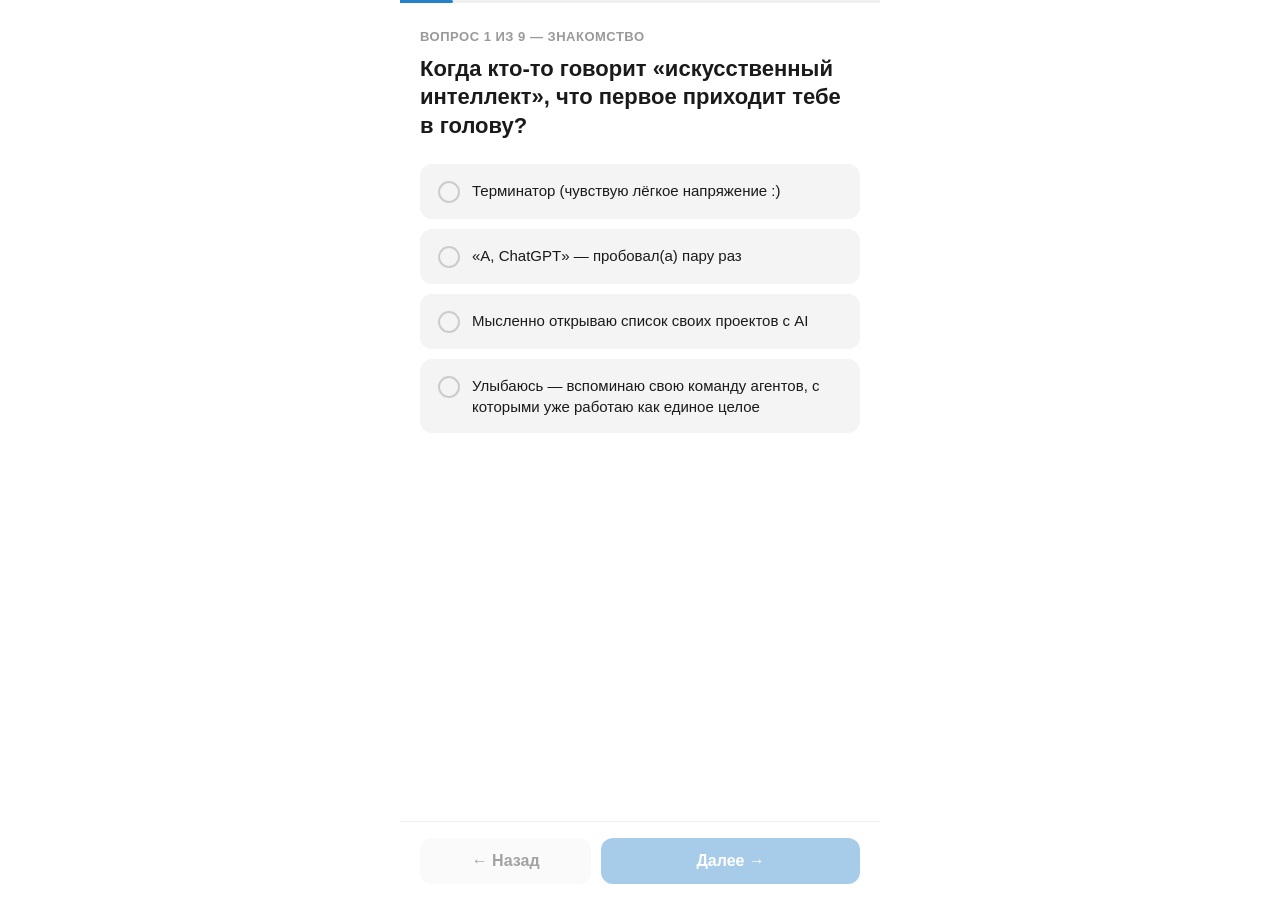
<file: index.html>
<!DOCTYPE html>
<html lang="ru">
<head>
  <meta charset="UTF-8">
  <meta name="viewport" content="width=device-width, initial-scale=1.0, maximum-scale=1.0, user-scalable=no">
  <title>AI Level Quiz</title>
  <script src="https://telegram.org/js/telegram-web-app.js"></script>
  <link rel="stylesheet" href="style.css?v=13">
</head>
<body>
  <div id="app">
    <div id="progress-bar">
      <div id="progress-fill"></div>
    </div>
    <div id="question-container"></div>
    <div id="navigation">
      <button id="btn-back" disabled>&#8592; Назад</button>
      <button id="btn-next" disabled>Далее &#8594;</button>
    </div>
  </div>
  <script src="app.js?v=13"></script>
</body>
</html>
</file>
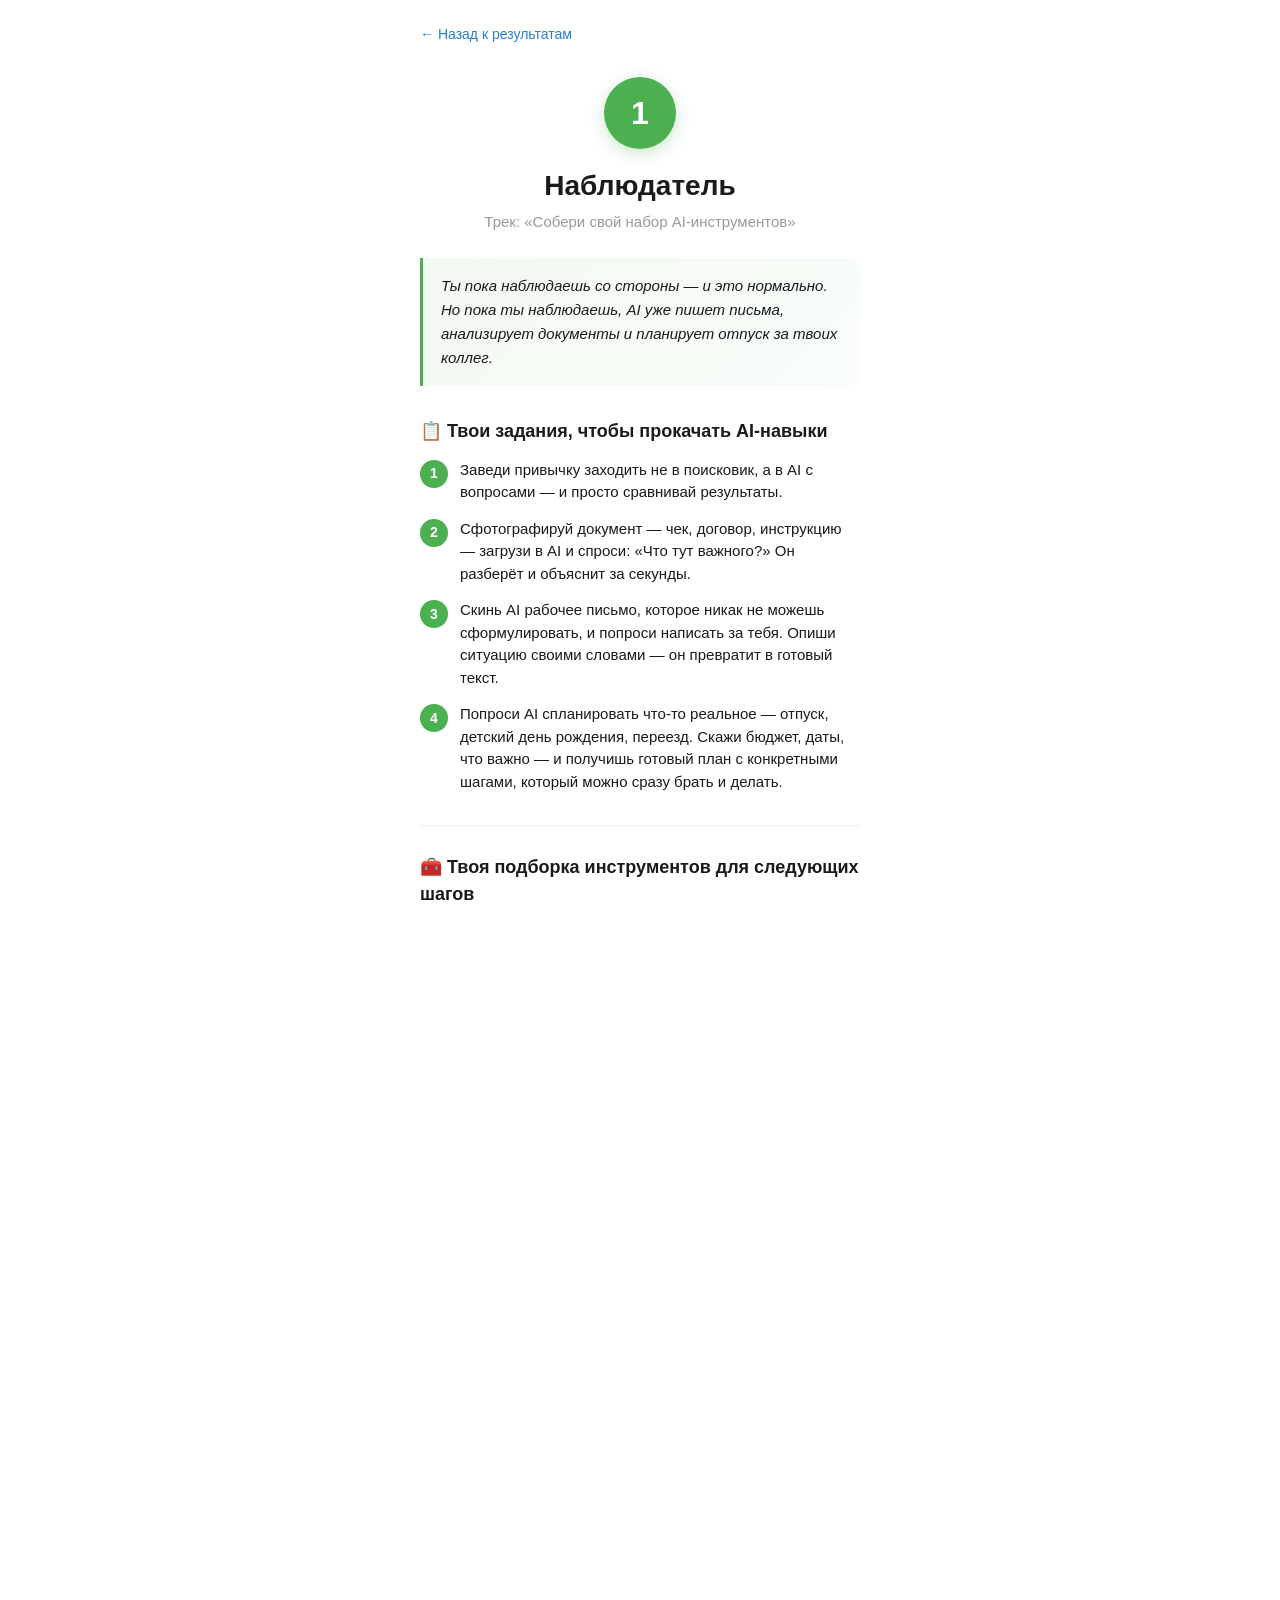
<file: guide-1.html>
<!DOCTYPE html>
<html lang="ru">
<head>
<meta charset="UTF-8">
<meta name="viewport" content="width=device-width, initial-scale=1.0, maximum-scale=1.0, user-scalable=no">
<title>Уровень 1 — Наблюдатель</title>
<script src="https://telegram.org/js/telegram-web-app.js"></script>
<style>
*, *::before, *::after { box-sizing: border-box; margin: 0; padding: 0; }
html, body { height: 100%; overflow-x: hidden; }
body {
  font-family: -apple-system, BlinkMacSystemFont, 'Segoe UI', Roboto, Helvetica, Arial, sans-serif;
  background-color: var(--tg-theme-bg-color, #ffffff);
  color: var(--tg-theme-text-color, #1a1a1a);
  line-height: 1.5;
  -webkit-font-smoothing: antialiased;
}
.container { max-width: 480px; margin: 0 auto; padding: 16px 20px 40px; }
.back-link {
  display: inline-flex; align-items: center; gap: 4px;
  font-size: 14px; font-weight: 500;
  color: var(--tg-theme-link-color, #2481cc);
  text-decoration: none; padding: 8px 0; cursor: pointer;
  -webkit-tap-highlight-color: transparent;
}
.back-link:active { opacity: 0.7; }
.badge-wrapper { text-align: center; margin: 24px 0 16px; }
.level-badge {
  display: inline-flex; align-items: center; justify-content: center;
  width: 72px; height: 72px; border-radius: 50%;
  background: #4CAF50; color: #fff;
  font-size: 32px; font-weight: 700;
  box-shadow: 0 4px 16px rgba(76,175,80,0.3);
}
.level-title { text-align: center; font-size: 28px; font-weight: 800; margin-bottom: 4px; }
.level-track { text-align: center; font-size: 15px; color: var(--tg-theme-hint-color, #999); margin-bottom: 24px; }
.quote-block {
  background: linear-gradient(135deg, rgba(76,175,80,0.08), rgba(76,175,80,0.03));
  border-left: 3px solid #4CAF50; border-radius: 0 12px 12px 0;
  padding: 16px 18px; margin-bottom: 32px;
  font-size: 15px; font-style: italic; line-height: 1.6;
}
.section-title { font-size: 18px; font-weight: 700; margin-bottom: 14px; }
.tool-card { background-color: var(--tg-theme-secondary-bg-color, #f4f4f5); border-radius: 12px; padding: 14px 16px; margin-bottom: 10px; }
.tool-name { font-size: 15px; font-weight: 600; margin-bottom: 4px; }
.tool-name a { color: var(--tg-theme-link-color, #2481cc); text-decoration: none; cursor: pointer; }
.tool-name a:active { opacity: 0.7; }
.tool-desc { font-size: 14px; color: var(--tg-theme-hint-color, #888); line-height: 1.45; }
.steps-list { margin-bottom: 32px; }
.step-item { display: flex; gap: 12px; margin-bottom: 14px; align-items: flex-start; }
.step-number {
  flex-shrink: 0; width: 28px; height: 28px; border-radius: 50%;
  background: #4CAF50; color: #fff; font-size: 14px; font-weight: 700;
  display: flex; align-items: center; justify-content: center; margin-top: 1px;
}
.step-text { font-size: 15px; line-height: 1.5; flex: 1; }
.divider { height: 1px; background-color: var(--tg-theme-secondary-bg-color, #eee); margin: 28px 0; }
.footer { text-align: center; font-size: 13px; color: var(--tg-theme-hint-color, #999); padding-top: 8px; padding-bottom: 24px; line-height: 1.5; }
</style>
</head>
<body>
<div class="container">
  <a class="back-link" onclick="window.history.back(); return false;">← Назад к результатам</a>
  <div class="badge-wrapper"><div class="level-badge">1</div></div>
  <div class="level-title">Наблюдатель</div>
  <div class="level-track">Трек: «Собери свой набор AI-инструментов»</div>
  <div class="quote-block">Ты пока наблюдаешь со стороны — и это нормально. Но пока ты наблюдаешь, AI уже пишет письма, анализирует документы и планирует отпуск за твоих коллег.</div>

  <div class="section-title">📋 Твои задания, чтобы прокачать AI-навыки</div>
  <div class="steps-list">
    <div class="step-item">
      <div class="step-number">1</div>
      <div class="step-text">Заведи привычку заходить не в поисковик, а в AI с вопросами — и просто сравнивай результаты.</div>
    </div>
    <div class="step-item">
      <div class="step-number">2</div>
      <div class="step-text">Сфотографируй документ — чек, договор, инструкцию — загрузи в AI и спроси: «Что тут важного?» Он разберёт и объяснит за секунды.</div>
    </div>
    <div class="step-item">
      <div class="step-number">3</div>
      <div class="step-text">Скинь AI рабочее письмо, которое никак не можешь сформулировать, и попроси написать за тебя. Опиши ситуацию своими словами — он превратит в готовый текст.</div>
    </div>
    <div class="step-item">
      <div class="step-number">4</div>
      <div class="step-text">Попроси AI спланировать что-то реальное — отпуск, детский день рождения, переезд. Скажи бюджет, даты, что важно — и получишь готовый план с конкретными шагами, который можно сразу брать и делать.</div>
    </div>
  </div>

  <div class="divider"></div>

  <div class="section-title">🧰 Твоя подборка инструментов для следующих шагов</div>

  <div class="tool-card">
    <div class="tool-name"><a onclick="Telegram.WebApp.openLink('https://chat.openai.com'); return false;">ChatGPT</a></div>
    <div class="tool-desc">Есть бесплатная версия, начни с него. Просто задай вопрос. Умеет почти всё: написать письмо, придумать идею, объяснить сложное простыми словами. Для подключения из России требуется ВПН.</div>
  </div>
  <div class="tool-card">
    <div class="tool-name"><a onclick="Telegram.WebApp.openLink('https://claude.ai'); return false;">Claude</a></div>
    <div class="tool-desc">Есть бесплатная версия с ограничениями. Лучший выбор, когда нужно работать с длинными текстами и документами — можно загрузить контракт на 100 страниц и получить внятное резюме. Для подключения из России требуется ВПН.</div>
  </div>
  <div class="tool-card">
    <div class="tool-name"><a onclick="Telegram.WebApp.openLink('https://gemini.google.com'); return false;">Google Gemini</a></div>
    <div class="tool-desc">Бесплатный. Встроен в Google-экосистему: умеет работать прямо с твоими Google-документами и таблицами. Отлично разбирает изображения — можно скинуть фото чека, схемы или скриншота и спросить что угодно. Для подключения из России требуется ВПН.</div>
  </div>
  <div class="tool-card">
    <div class="tool-name"><a onclick="Telegram.WebApp.openLink('https://perplexity.ai'); return false;">Perplexity</a></div>
    <div class="tool-desc">AI-поисковик с бесплатной версией: отвечает на вопросы и сразу даёт ссылки на источники. Идеален, когда нужно быстро разобраться в теме и проверить факты. Подключается без ВПН.</div>
  </div>
  <div class="tool-card">
    <div class="tool-name"><a onclick="Telegram.WebApp.openLink('https://deepseek.com'); return false;">DeepSeek</a></div>
    <div class="tool-desc">Полностью бесплатный AI-помощник из Китая, по возможностям близок к ChatGPT. Хороший вариант, если не хочется возиться с ВПН — работает без него.</div>
  </div>

  <div class="divider"></div>
  <div class="footer">Этот гайд подготовлен авторами квиза —<br><a onclick="Telegram.WebApp.openLink('https://t.me/natalia_kister'); return false;" style="color:var(--tg-theme-link-color,#2481cc);text-decoration:none;cursor:pointer;">Натой Кистер</a> и <a onclick="Telegram.WebApp.openLink('https://t.me/remote_love_2/782'); return false;" style="color:var(--tg-theme-link-color,#2481cc);text-decoration:none;cursor:pointer;">Олей Сохневой</a></div>
</div>
<script>Telegram.WebApp.ready(); Telegram.WebApp.expand();</script>
</body>
</html>
</file>
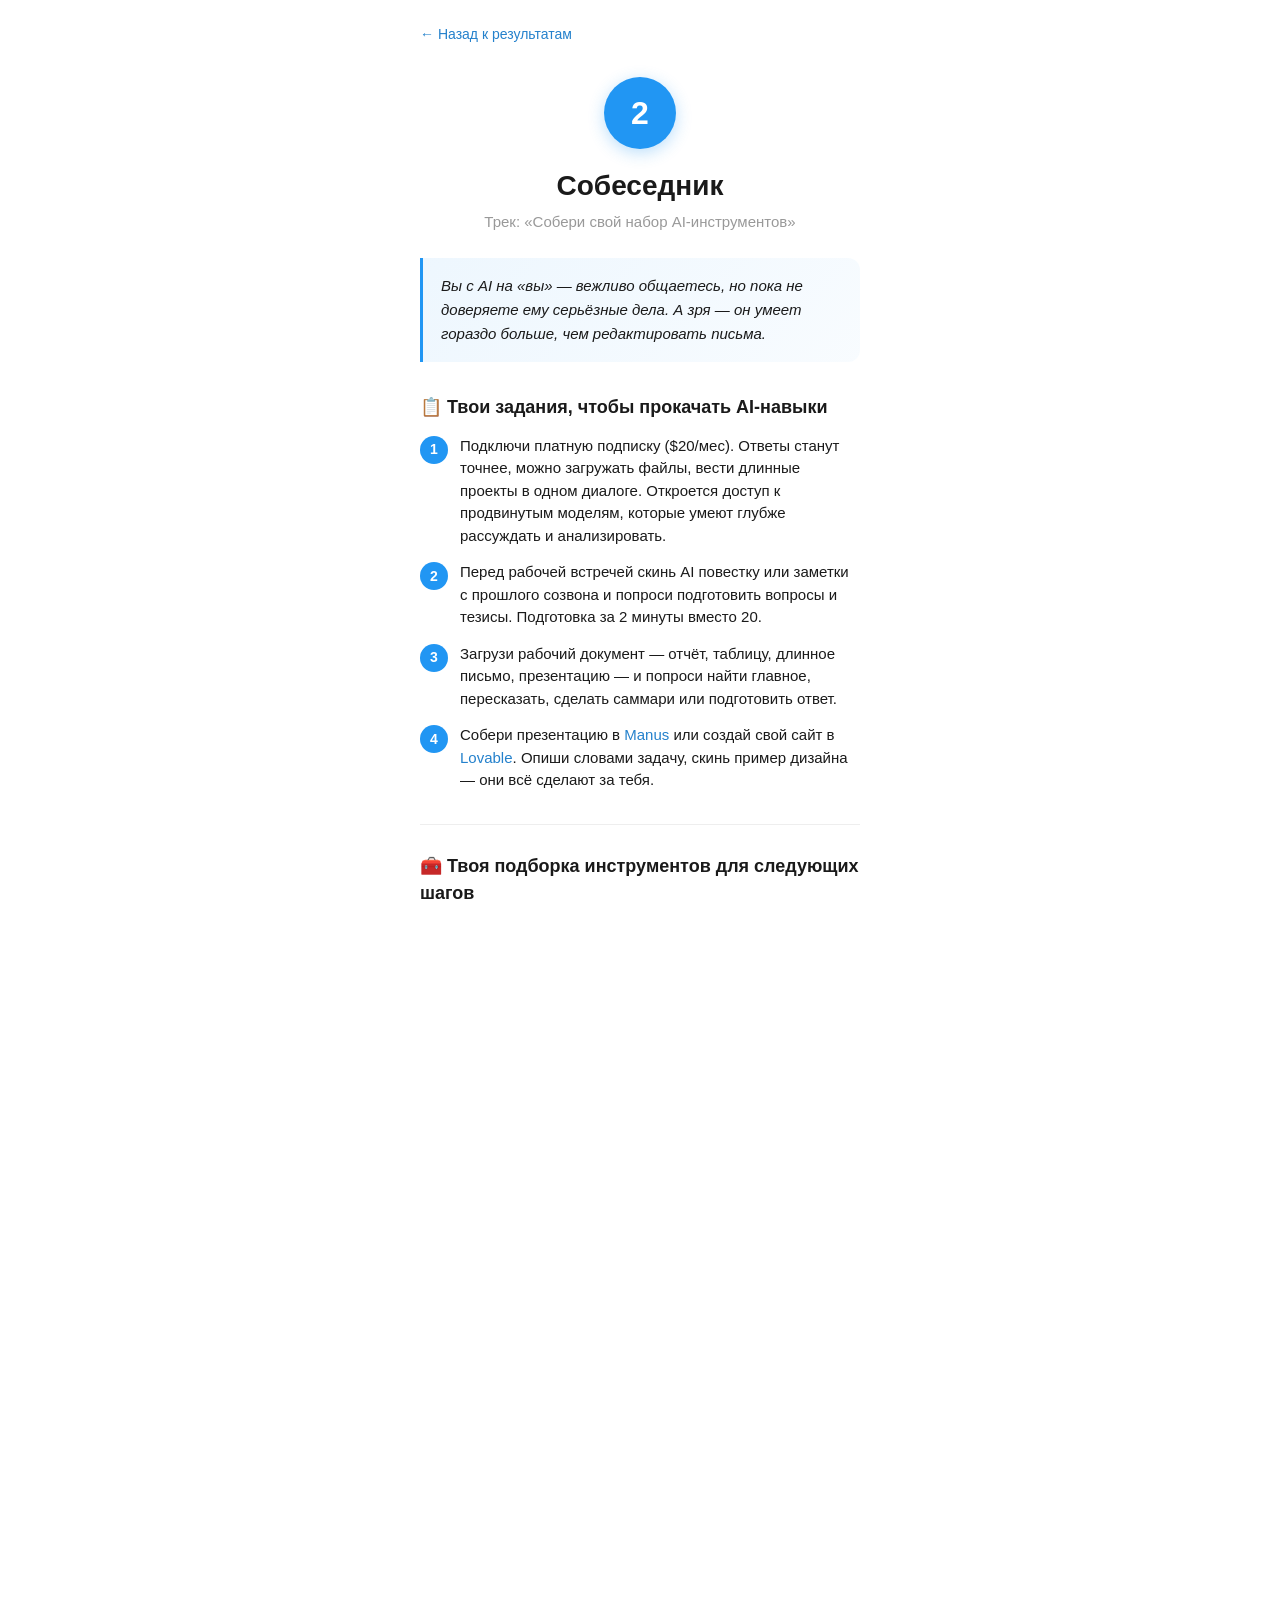
<file: guide-2.html>
<!DOCTYPE html>
<html lang="ru">
<head>
<meta charset="UTF-8">
<meta name="viewport" content="width=device-width, initial-scale=1.0, maximum-scale=1.0, user-scalable=no">
<title>Уровень 2 — Собеседник</title>
<script src="https://telegram.org/js/telegram-web-app.js"></script>
<style>
*, *::before, *::after { box-sizing: border-box; margin: 0; padding: 0; }
html, body { height: 100%; overflow-x: hidden; }
body {
  font-family: -apple-system, BlinkMacSystemFont, 'Segoe UI', Roboto, Helvetica, Arial, sans-serif;
  background-color: var(--tg-theme-bg-color, #ffffff);
  color: var(--tg-theme-text-color, #1a1a1a);
  line-height: 1.5;
  -webkit-font-smoothing: antialiased;
}
.container { max-width: 480px; margin: 0 auto; padding: 16px 20px 40px; }
.back-link {
  display: inline-flex; align-items: center; gap: 4px;
  font-size: 14px; font-weight: 500;
  color: var(--tg-theme-link-color, #2481cc);
  text-decoration: none; padding: 8px 0; cursor: pointer;
  -webkit-tap-highlight-color: transparent;
}
.back-link:active { opacity: 0.7; }
.badge-wrapper { text-align: center; margin: 24px 0 16px; }
.level-badge {
  display: inline-flex; align-items: center; justify-content: center;
  width: 72px; height: 72px; border-radius: 50%;
  background: #2196F3; color: #fff;
  font-size: 32px; font-weight: 700;
  box-shadow: 0 4px 16px rgba(33,150,243,0.3);
}
.level-title { text-align: center; font-size: 28px; font-weight: 800; margin-bottom: 4px; }
.level-track { text-align: center; font-size: 15px; color: var(--tg-theme-hint-color, #999); margin-bottom: 24px; }
.quote-block {
  background: linear-gradient(135deg, rgba(33,150,243,0.08), rgba(33,150,243,0.03));
  border-left: 3px solid #2196F3; border-radius: 0 12px 12px 0;
  padding: 16px 18px; margin-bottom: 32px;
  font-size: 15px; font-style: italic; line-height: 1.6;
}
.section-title { font-size: 18px; font-weight: 700; margin-bottom: 14px; }
.tool-card { background-color: var(--tg-theme-secondary-bg-color, #f4f4f5); border-radius: 12px; padding: 14px 16px; margin-bottom: 10px; }
.tool-name { font-size: 15px; font-weight: 600; margin-bottom: 4px; }
.tool-name a { color: var(--tg-theme-link-color, #2481cc); text-decoration: none; cursor: pointer; }
.tool-name a:active { opacity: 0.7; }
.tool-desc { font-size: 14px; color: var(--tg-theme-hint-color, #888); line-height: 1.45; }
.steps-list { margin-bottom: 32px; }
.step-item { display: flex; gap: 12px; margin-bottom: 14px; align-items: flex-start; }
.step-number {
  flex-shrink: 0; width: 28px; height: 28px; border-radius: 50%;
  background: #2196F3; color: #fff; font-size: 14px; font-weight: 700;
  display: flex; align-items: center; justify-content: center; margin-top: 1px;
}
.step-text { font-size: 15px; line-height: 1.5; flex: 1; }
.step-text a { color: var(--tg-theme-link-color, #2481cc); text-decoration: none; cursor: pointer; }
.step-text a:active { opacity: 0.7; }
.divider { height: 1px; background-color: var(--tg-theme-secondary-bg-color, #eee); margin: 28px 0; }
.footer { text-align: center; font-size: 13px; color: var(--tg-theme-hint-color, #999); padding-top: 8px; padding-bottom: 24px; line-height: 1.5; }
</style>
</head>
<body>
<div class="container">
  <a class="back-link" onclick="window.history.back(); return false;">← Назад к результатам</a>
  <div class="badge-wrapper"><div class="level-badge">2</div></div>
  <div class="level-title">Собеседник</div>
  <div class="level-track">Трек: «Собери свой набор AI-инструментов»</div>
  <div class="quote-block">Вы с AI на «вы» — вежливо общаетесь, но пока не доверяете ему серьёзные дела. А зря — он умеет гораздо больше, чем редактировать письма.</div>

  <div class="section-title">📋 Твои задания, чтобы прокачать AI-навыки</div>
  <div class="steps-list">
    <div class="step-item">
      <div class="step-number">1</div>
      <div class="step-text">Подключи платную подписку ($20/мес). Ответы станут точнее, можно загружать файлы, вести длинные проекты в одном диалоге. Откроется доступ к продвинутым моделям, которые умеют глубже рассуждать и анализировать.</div>
    </div>
    <div class="step-item">
      <div class="step-number">2</div>
      <div class="step-text">Перед рабочей встречей скинь AI повестку или заметки с прошлого созвона и попроси подготовить вопросы и тезисы. Подготовка за 2 минуты вместо 20.</div>
    </div>
    <div class="step-item">
      <div class="step-number">3</div>
      <div class="step-text">Загрузи рабочий документ — отчёт, таблицу, длинное письмо, презентацию — и попроси найти главное, пересказать, сделать саммари или подготовить ответ.</div>
    </div>
    <div class="step-item">
      <div class="step-number">4</div>
      <div class="step-text">Собери презентацию в <a onclick="Telegram.WebApp.openLink('https://manus.im/invitation/MK0N6LOTY6S2L?utm_source=invitation&utm_medium=social&utm_campaign=copy_link'); return false;">Manus</a> или создай свой сайт в <a onclick="Telegram.WebApp.openLink('https://lovable.dev/invite/YLBSW2F'); return false;">Lovable</a>. Опиши словами задачу, скинь пример дизайна — они всё сделают за тебя.</div>
    </div>
  </div>

  <div class="divider"></div>

  <div class="section-title">🧰 Твоя подборка инструментов для следующих шагов</div>

  <div class="tool-card">
    <div class="tool-name"><a onclick="Telegram.WebApp.openLink('https://chat.openai.com'); return false;">ChatGPT Plus</a> / <a onclick="Telegram.WebApp.openLink('https://claude.ai'); return false;">Claude Pro</a></div>
    <div class="tool-desc">Платные версии: отвечают точнее, работают с файлами и длинными диалогами. Можно загрузить таблицу с данными и попросить найти закономерности — или вести сложный проект в одном диалоге неделями.</div>
  </div>
  <div class="tool-card">
    <div class="tool-name"><a onclick="Telegram.WebApp.openLink('https://notion.so'); return false;">Notion AI</a></div>
    <div class="tool-desc">AI встроен прямо в рабочее пространство: пересказать заметки со встречи, отредактировать текст или сгенерировать черновик — не выходя из Notion.</div>
  </div>
  <div class="tool-card">
    <div class="tool-name"><a onclick="Telegram.WebApp.openLink('https://notebooklm.google.com'); return false;">Google NotebookLM</a></div>
    <div class="tool-desc">Загружаешь документы, AI отвечает строго по ним, со ссылками на конкретные места в тексте. А ещё умеет превратить твои материалы в подкаст — двое ведущих обсуждают твою тему.</div>
  </div>
  <div class="tool-card">
    <div class="tool-name"><a onclick="Telegram.WebApp.openLink('https://manus.im/invitation/MK0N6LOTY6S2L?utm_source=invitation&utm_medium=social&utm_campaign=copy_link'); return false;">Manus</a></div>
    <div class="tool-desc">Делает презентации по твоему шаблону: загружаешь корпоративный стиль, описываешь задачу — получаешь слайды, которые выглядят как от дизайнера.</div>
  </div>
  <div class="tool-card">
    <div class="tool-name"><a onclick="Telegram.WebApp.openLink('https://lovable.dev/invite/YLBSW2F'); return false;">Lovable</a></div>
    <div class="tool-desc">Создание сайтов с одного запроса. Описываешь, что нужно — получаешь работающий сайт с дизайном, который можно сразу опубликовать.</div>
  </div>

  <div class="divider"></div>
  <div class="footer">Этот гайд подготовлен авторами квиза —<br><a onclick="Telegram.WebApp.openLink('https://t.me/natalia_kister'); return false;" style="color:var(--tg-theme-link-color,#2481cc);text-decoration:none;cursor:pointer;">Натой Кистер</a> и <a onclick="Telegram.WebApp.openLink('https://t.me/remote_love_2/782'); return false;" style="color:var(--tg-theme-link-color,#2481cc);text-decoration:none;cursor:pointer;">Олей Сохневой</a></div>
</div>
<script>Telegram.WebApp.ready(); Telegram.WebApp.expand();</script>
</body>
</html>
</file>
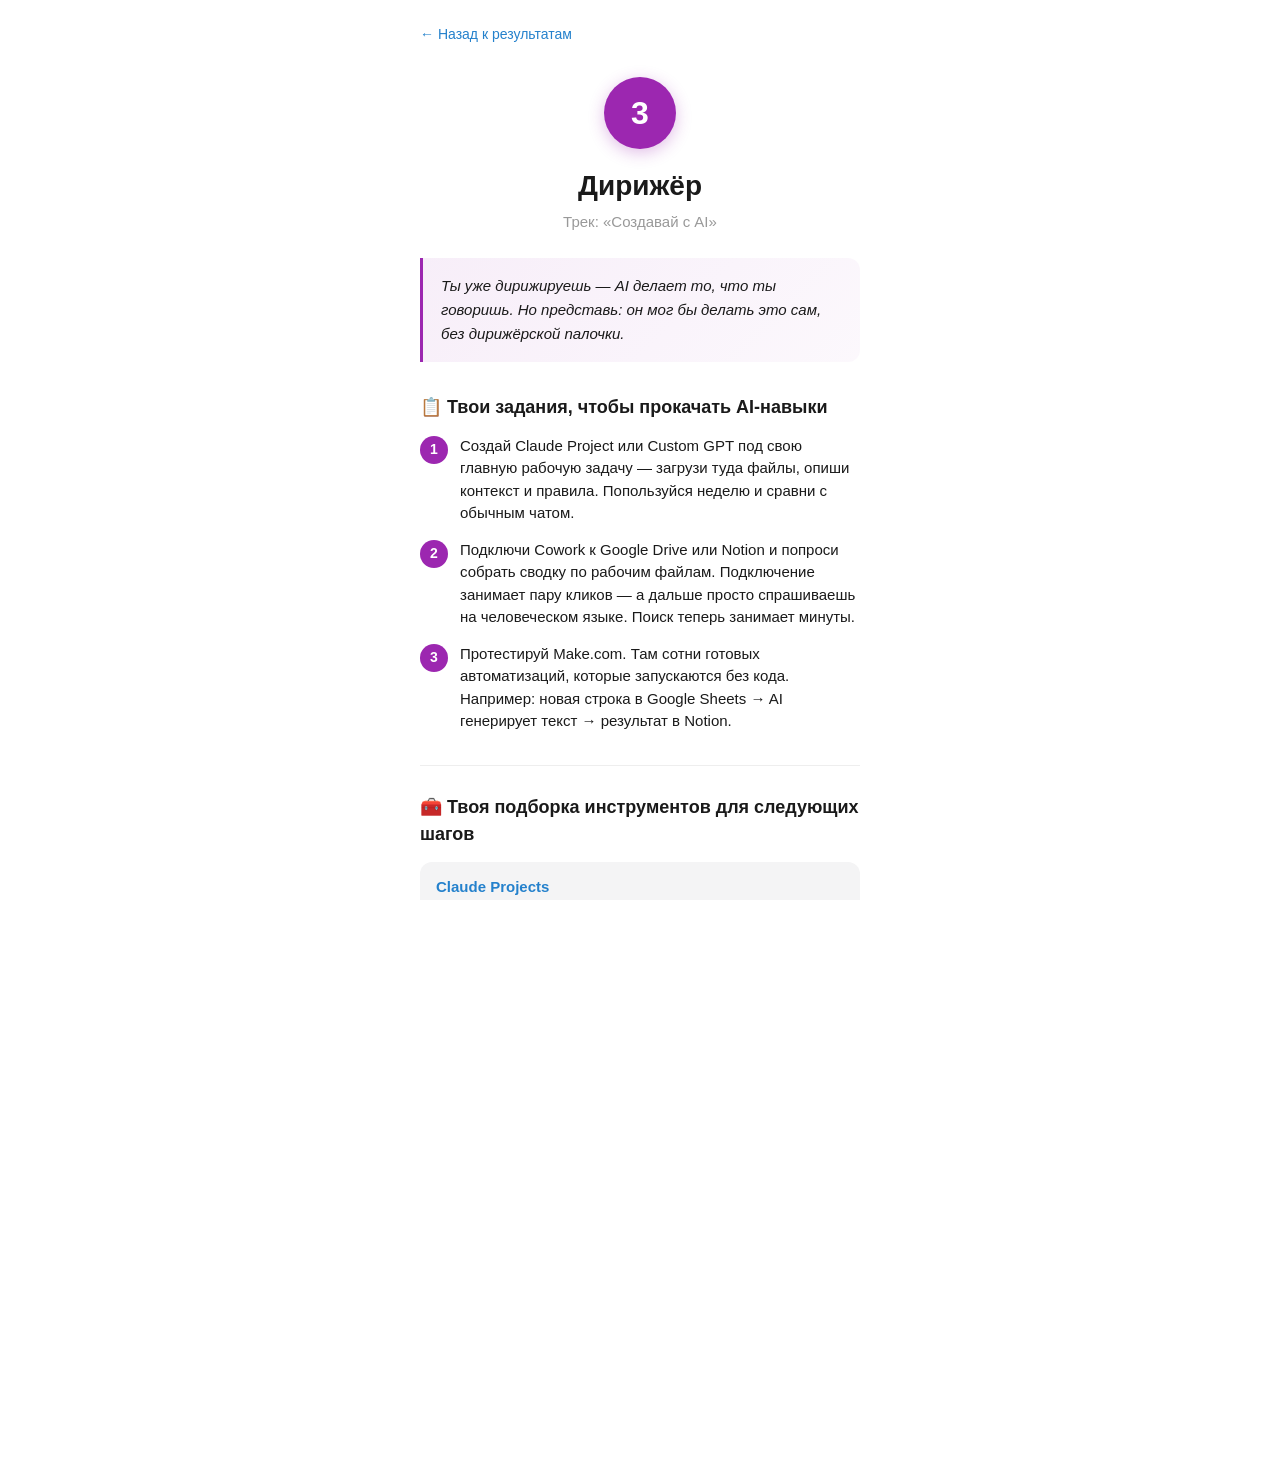
<file: guide-3.html>
<!DOCTYPE html>
<html lang="ru">
<head>
<meta charset="UTF-8">
<meta name="viewport" content="width=device-width, initial-scale=1.0, maximum-scale=1.0, user-scalable=no">
<title>Уровень 3 — Дирижёр</title>
<script src="https://telegram.org/js/telegram-web-app.js"></script>
<style>
*, *::before, *::after { box-sizing: border-box; margin: 0; padding: 0; }
html, body { height: 100%; overflow-x: hidden; }
body {
  font-family: -apple-system, BlinkMacSystemFont, 'Segoe UI', Roboto, Helvetica, Arial, sans-serif;
  background-color: var(--tg-theme-bg-color, #ffffff);
  color: var(--tg-theme-text-color, #1a1a1a);
  line-height: 1.5;
  -webkit-font-smoothing: antialiased;
}
.container { max-width: 480px; margin: 0 auto; padding: 16px 20px 40px; }
.back-link {
  display: inline-flex; align-items: center; gap: 4px;
  font-size: 14px; font-weight: 500;
  color: var(--tg-theme-link-color, #2481cc);
  text-decoration: none; padding: 8px 0; cursor: pointer;
  -webkit-tap-highlight-color: transparent;
}
.back-link:active { opacity: 0.7; }
.badge-wrapper { text-align: center; margin: 24px 0 16px; }
.level-badge {
  display: inline-flex; align-items: center; justify-content: center;
  width: 72px; height: 72px; border-radius: 50%;
  background: #9C27B0; color: #fff;
  font-size: 32px; font-weight: 700;
  box-shadow: 0 4px 16px rgba(156,39,176,0.3);
}
.level-title { text-align: center; font-size: 28px; font-weight: 800; margin-bottom: 4px; }
.level-track { text-align: center; font-size: 15px; color: var(--tg-theme-hint-color, #999); margin-bottom: 24px; }
.quote-block {
  background: linear-gradient(135deg, rgba(156,39,176,0.08), rgba(156,39,176,0.03));
  border-left: 3px solid #9C27B0; border-radius: 0 12px 12px 0;
  padding: 16px 18px; margin-bottom: 32px;
  font-size: 15px; font-style: italic; line-height: 1.6;
}
.section-title { font-size: 18px; font-weight: 700; margin-bottom: 14px; }
.tool-card { background-color: var(--tg-theme-secondary-bg-color, #f4f4f5); border-radius: 12px; padding: 14px 16px; margin-bottom: 10px; }
.tool-name { font-size: 15px; font-weight: 600; margin-bottom: 4px; }
.tool-name a { color: var(--tg-theme-link-color, #2481cc); text-decoration: none; cursor: pointer; }
.tool-name a:active { opacity: 0.7; }
.tool-desc { font-size: 14px; color: var(--tg-theme-hint-color, #888); line-height: 1.45; }
.steps-list { margin-bottom: 32px; }
.step-item { display: flex; gap: 12px; margin-bottom: 14px; align-items: flex-start; }
.step-number {
  flex-shrink: 0; width: 28px; height: 28px; border-radius: 50%;
  background: #9C27B0; color: #fff; font-size: 14px; font-weight: 700;
  display: flex; align-items: center; justify-content: center; margin-top: 1px;
}
.step-text { font-size: 15px; line-height: 1.5; flex: 1; }
.divider { height: 1px; background-color: var(--tg-theme-secondary-bg-color, #eee); margin: 28px 0; }
.footer { text-align: center; font-size: 13px; color: var(--tg-theme-hint-color, #999); padding-top: 8px; padding-bottom: 24px; line-height: 1.5; }
</style>
</head>
<body>
<div class="container">
  <a class="back-link" onclick="window.history.back(); return false;">← Назад к результатам</a>
  <div class="badge-wrapper"><div class="level-badge">3</div></div>
  <div class="level-title">Дирижёр</div>
  <div class="level-track">Трек: «Создавай с AI»</div>
  <div class="quote-block">Ты уже дирижируешь — AI делает то, что ты говоришь. Но представь: он мог бы делать это сам, без дирижёрской палочки.</div>

  <div class="section-title">📋 Твои задания, чтобы прокачать AI-навыки</div>
  <div class="steps-list">
    <div class="step-item">
      <div class="step-number">1</div>
      <div class="step-text">Создай Claude Project или Custom GPT под свою главную рабочую задачу — загрузи туда файлы, опиши контекст и правила. Попользуйся неделю и сравни с обычным чатом.</div>
    </div>
    <div class="step-item">
      <div class="step-number">2</div>
      <div class="step-text">Подключи Cowork к Google Drive или Notion и попроси собрать сводку по рабочим файлам. Подключение занимает пару кликов — а дальше просто спрашиваешь на человеческом языке. Поиск теперь занимает минуты.</div>
    </div>
    <div class="step-item">
      <div class="step-number">3</div>
      <div class="step-text">Протестируй Make.com. Там сотни готовых автоматизаций, которые запускаются без кода. Например: новая строка в Google Sheets → AI генерирует текст → результат в Notion.</div>
    </div>
  </div>

  <div class="divider"></div>

  <div class="section-title">🧰 Твоя подборка инструментов для следующих шагов</div>

  <div class="tool-card">
    <div class="tool-name"><a onclick="Telegram.WebApp.openLink('https://claude.ai'); return false;">Claude Projects</a></div>
    <div class="tool-desc">Создаёшь проект с контекстом про продукт и аудиторию. Каждый новый диалог AI опирается на загруженный контекст.</div>
  </div>
  <div class="tool-card">
    <div class="tool-name"><a onclick="Telegram.WebApp.openLink('https://chat.openai.com/gpts'); return false;">ChatGPT Custom GPTs</a></div>
    <div class="tool-desc">Собираешь бота под свою задачу и делишься с командой. Например, бот-рецензент, который проверяет тексты по твоим критериям.</div>
  </div>
  <div class="tool-card">
    <div class="tool-name"><a onclick="Telegram.WebApp.openLink('https://cowork.com'); return false;">Cowork</a></div>
    <div class="tool-desc">AI-агент, подключённый к Google Drive, Slack, Notion. Сам находит файлы, собирает информацию и готовит сводки.</div>
  </div>
  <div class="tool-card">
    <div class="tool-name"><a onclick="Telegram.WebApp.openLink('https://make.com'); return false;">Make</a> / <a onclick="Telegram.WebApp.openLink('https://zapier.com'); return false;">Zapier</a></div>
    <div class="tool-desc">Автоматизация без кода. Пришло письмо → AI обработал → результат в таблице. Один раз собрал — работает само.</div>
  </div>

  <div class="divider"></div>
  <div class="footer">Этот гайд подготовлен авторами квиза —<br><a onclick="Telegram.WebApp.openLink('https://t.me/natalia_kister'); return false;" style="color:var(--tg-theme-link-color,#2481cc);text-decoration:none;cursor:pointer;">Натой Кистер</a> и <a onclick="Telegram.WebApp.openLink('https://t.me/remote_love_2/782'); return false;" style="color:var(--tg-theme-link-color,#2481cc);text-decoration:none;cursor:pointer;">Олей Сохневой</a></div>
</div>
<script>Telegram.WebApp.ready(); Telegram.WebApp.expand();</script>
</body>
</html>
</file>
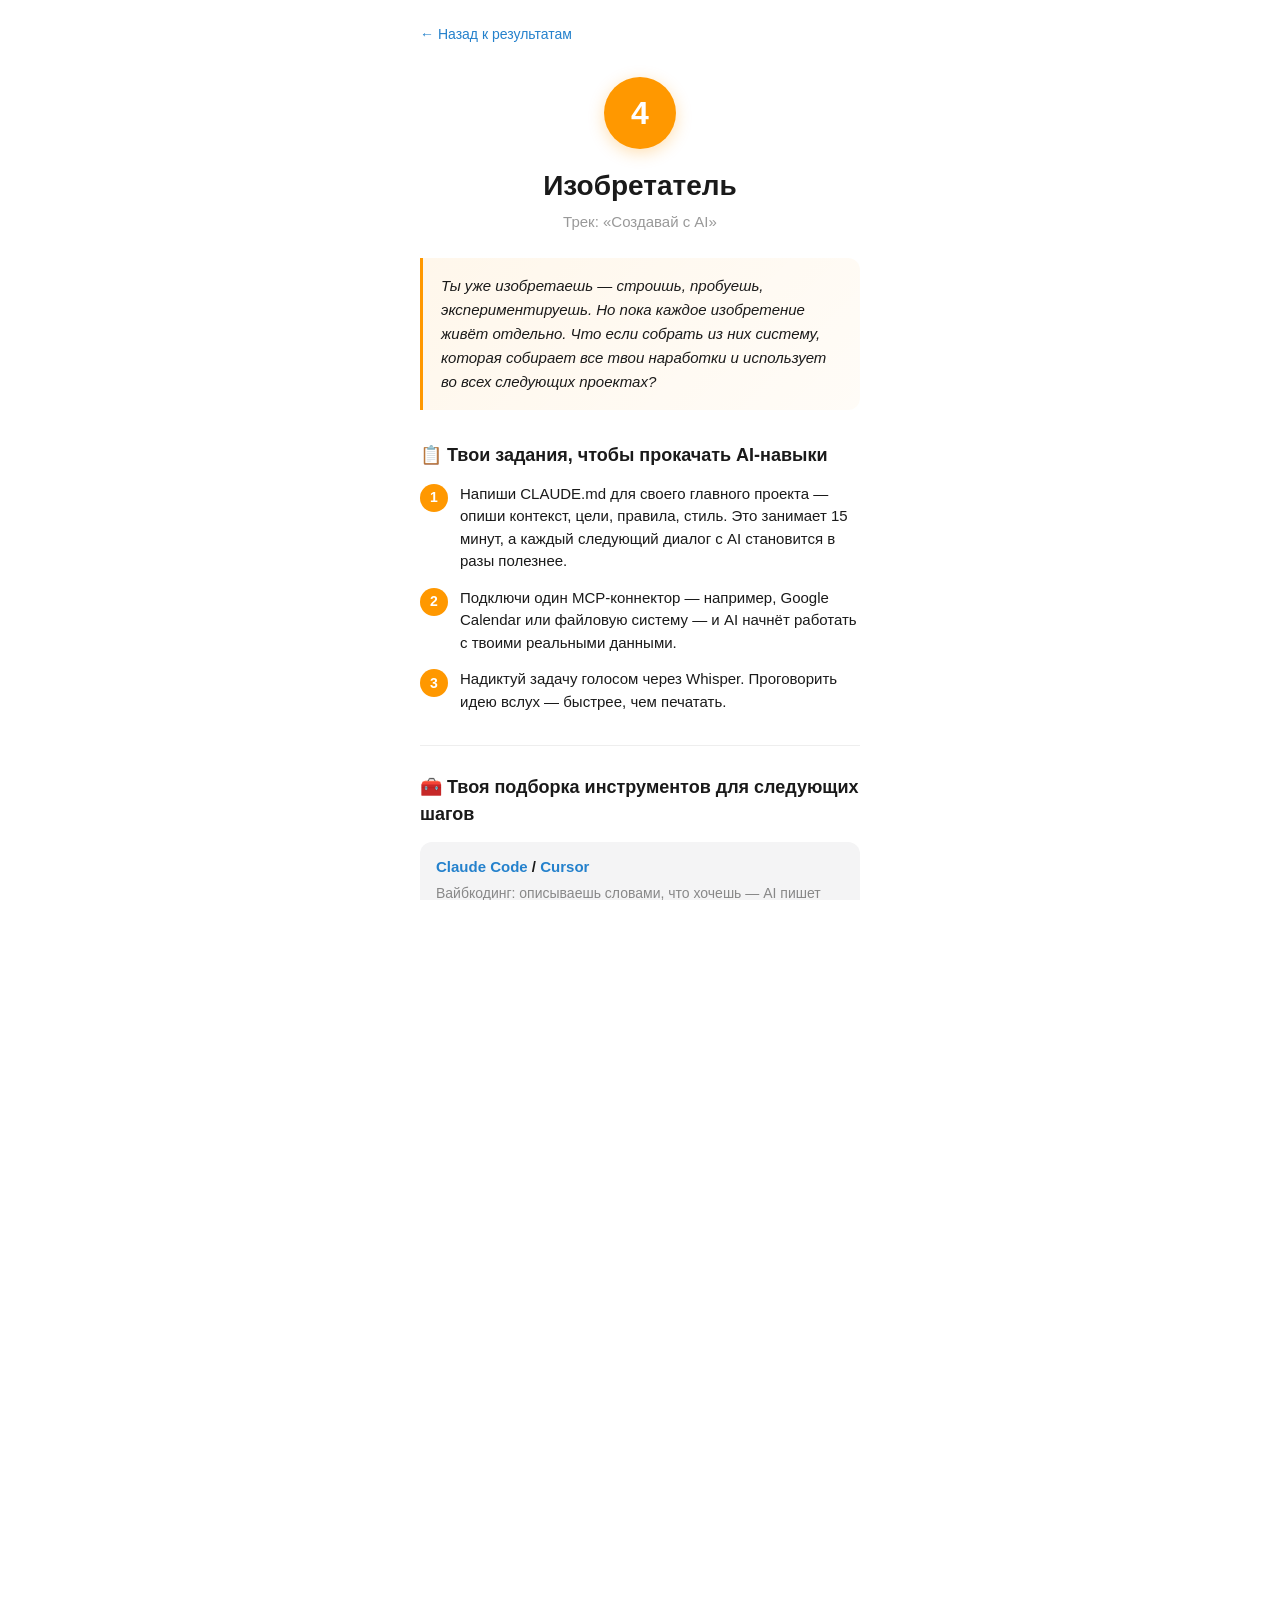
<file: guide-4.html>
<!DOCTYPE html>
<html lang="ru">
<head>
<meta charset="UTF-8">
<meta name="viewport" content="width=device-width, initial-scale=1.0, maximum-scale=1.0, user-scalable=no">
<title>Уровень 4 — Изобретатель</title>
<script src="https://telegram.org/js/telegram-web-app.js"></script>
<style>
*, *::before, *::after { box-sizing: border-box; margin: 0; padding: 0; }
html, body { height: 100%; overflow-x: hidden; }
body {
  font-family: -apple-system, BlinkMacSystemFont, 'Segoe UI', Roboto, Helvetica, Arial, sans-serif;
  background-color: var(--tg-theme-bg-color, #ffffff);
  color: var(--tg-theme-text-color, #1a1a1a);
  line-height: 1.5;
  -webkit-font-smoothing: antialiased;
}
.container { max-width: 480px; margin: 0 auto; padding: 16px 20px 40px; }
.back-link {
  display: inline-flex; align-items: center; gap: 4px;
  font-size: 14px; font-weight: 500;
  color: var(--tg-theme-link-color, #2481cc);
  text-decoration: none; padding: 8px 0; cursor: pointer;
  -webkit-tap-highlight-color: transparent;
}
.back-link:active { opacity: 0.7; }
.badge-wrapper { text-align: center; margin: 24px 0 16px; }
.level-badge {
  display: inline-flex; align-items: center; justify-content: center;
  width: 72px; height: 72px; border-radius: 50%;
  background: #FF9800; color: #fff;
  font-size: 32px; font-weight: 700;
  box-shadow: 0 4px 16px rgba(255,152,0,0.3);
}
.level-title { text-align: center; font-size: 28px; font-weight: 800; margin-bottom: 4px; }
.level-track { text-align: center; font-size: 15px; color: var(--tg-theme-hint-color, #999); margin-bottom: 24px; }
.quote-block {
  background: linear-gradient(135deg, rgba(255,152,0,0.08), rgba(255,152,0,0.03));
  border-left: 3px solid #FF9800; border-radius: 0 12px 12px 0;
  padding: 16px 18px; margin-bottom: 32px;
  font-size: 15px; font-style: italic; line-height: 1.6;
}
.section-title { font-size: 18px; font-weight: 700; margin-bottom: 14px; }
.tool-card { background-color: var(--tg-theme-secondary-bg-color, #f4f4f5); border-radius: 12px; padding: 14px 16px; margin-bottom: 10px; }
.tool-name { font-size: 15px; font-weight: 600; margin-bottom: 4px; }
.tool-name a { color: var(--tg-theme-link-color, #2481cc); text-decoration: none; cursor: pointer; }
.tool-name a:active { opacity: 0.7; }
.tool-desc { font-size: 14px; color: var(--tg-theme-hint-color, #888); line-height: 1.45; }
.steps-list { margin-bottom: 32px; }
.step-item { display: flex; gap: 12px; margin-bottom: 14px; align-items: flex-start; }
.step-number {
  flex-shrink: 0; width: 28px; height: 28px; border-radius: 50%;
  background: #FF9800; color: #fff; font-size: 14px; font-weight: 700;
  display: flex; align-items: center; justify-content: center; margin-top: 1px;
}
.step-text { font-size: 15px; line-height: 1.5; flex: 1; }
.divider { height: 1px; background-color: var(--tg-theme-secondary-bg-color, #eee); margin: 28px 0; }
.footer { text-align: center; font-size: 13px; color: var(--tg-theme-hint-color, #999); padding-top: 8px; padding-bottom: 24px; line-height: 1.5; }
</style>
</head>
<body>
<div class="container">
  <a class="back-link" onclick="window.history.back(); return false;">← Назад к результатам</a>
  <div class="badge-wrapper"><div class="level-badge">4</div></div>
  <div class="level-title">Изобретатель</div>
  <div class="level-track">Трек: «Создавай с AI»</div>
  <div class="quote-block">Ты уже изобретаешь — строишь, пробуешь, экспериментируешь. Но пока каждое изобретение живёт отдельно. Что если собрать из них систему, которая собирает все твои наработки и использует во всех следующих проектах?</div>

  <div class="section-title">📋 Твои задания, чтобы прокачать AI-навыки</div>
  <div class="steps-list">
    <div class="step-item">
      <div class="step-number">1</div>
      <div class="step-text">Напиши CLAUDE.md для своего главного проекта — опиши контекст, цели, правила, стиль. Это занимает 15 минут, а каждый следующий диалог с AI становится в разы полезнее.</div>
    </div>
    <div class="step-item">
      <div class="step-number">2</div>
      <div class="step-text">Подключи один MCP-коннектор — например, Google Calendar или файловую систему — и AI начнёт работать с твоими реальными данными.</div>
    </div>
    <div class="step-item">
      <div class="step-number">3</div>
      <div class="step-text">Надиктуй задачу голосом через Whisper. Проговорить идею вслух — быстрее, чем печатать.</div>
    </div>
  </div>

  <div class="divider"></div>

  <div class="section-title">🧰 Твоя подборка инструментов для следующих шагов</div>

  <div class="tool-card">
    <div class="tool-name"><a onclick="Telegram.WebApp.openLink('https://claude.ai/code'); return false;">Claude Code</a> / <a onclick="Telegram.WebApp.openLink('https://cursor.com'); return false;">Cursor</a></div>
    <div class="tool-desc">Вайбкодинг: описываешь словами, что хочешь — AI пишет код. Бот для Telegram, дашборд с аналитикой, парсер данных — без знания программирования.</div>
  </div>
  <div class="tool-card">
    <div class="tool-name"><a onclick="Telegram.WebApp.openLink('https://n8n.io'); return false;">n8n</a></div>
    <div class="tool-desc">Воркфлоу с ветвлениями, API, обработкой данных. Бесплатно, ставится на свой сервер. То, что в Make упирается в лимиты — здесь работает без ограничений.</div>
  </div>
  <div class="tool-card">
    <div class="tool-name">CLAUDE.md</div>
    <div class="tool-desc">Конфигурационный файл для Claude Code: описываешь контекст проекта, правила, стиль — и AI следует им в каждом диалоге, не переспрашивая.</div>
  </div>
  <div class="tool-card">
    <div class="tool-name">MCP (Model Context Protocol)</div>
    <div class="tool-desc">Подключение AI к внешним сервисам напрямую: Google Drive, Jira, базы данных, API. AI сам ходит за данными и выполняет действия.</div>
  </div>
  <div class="tool-card">
    <div class="tool-name"><a onclick="Telegram.WebApp.openLink('https://openai.com'); return false;">Whisper</a></div>
    <div class="tool-desc">Распознавание речи от OpenAI. Общаешься с AI голосом, а не печатая — это ускоряет работу и разгоняет фантазию.</div>
  </div>

  <div class="divider"></div>
  <div class="footer">Этот гайд подготовлен авторами квиза —<br><a onclick="Telegram.WebApp.openLink('https://t.me/natalia_kister'); return false;" style="color:var(--tg-theme-link-color,#2481cc);text-decoration:none;cursor:pointer;">Натой Кистер</a> и <a onclick="Telegram.WebApp.openLink('https://t.me/remote_love_2/782'); return false;" style="color:var(--tg-theme-link-color,#2481cc);text-decoration:none;cursor:pointer;">Олей Сохневой</a></div>
</div>
<script>Telegram.WebApp.ready(); Telegram.WebApp.expand();</script>
</body>
</html>
</file>
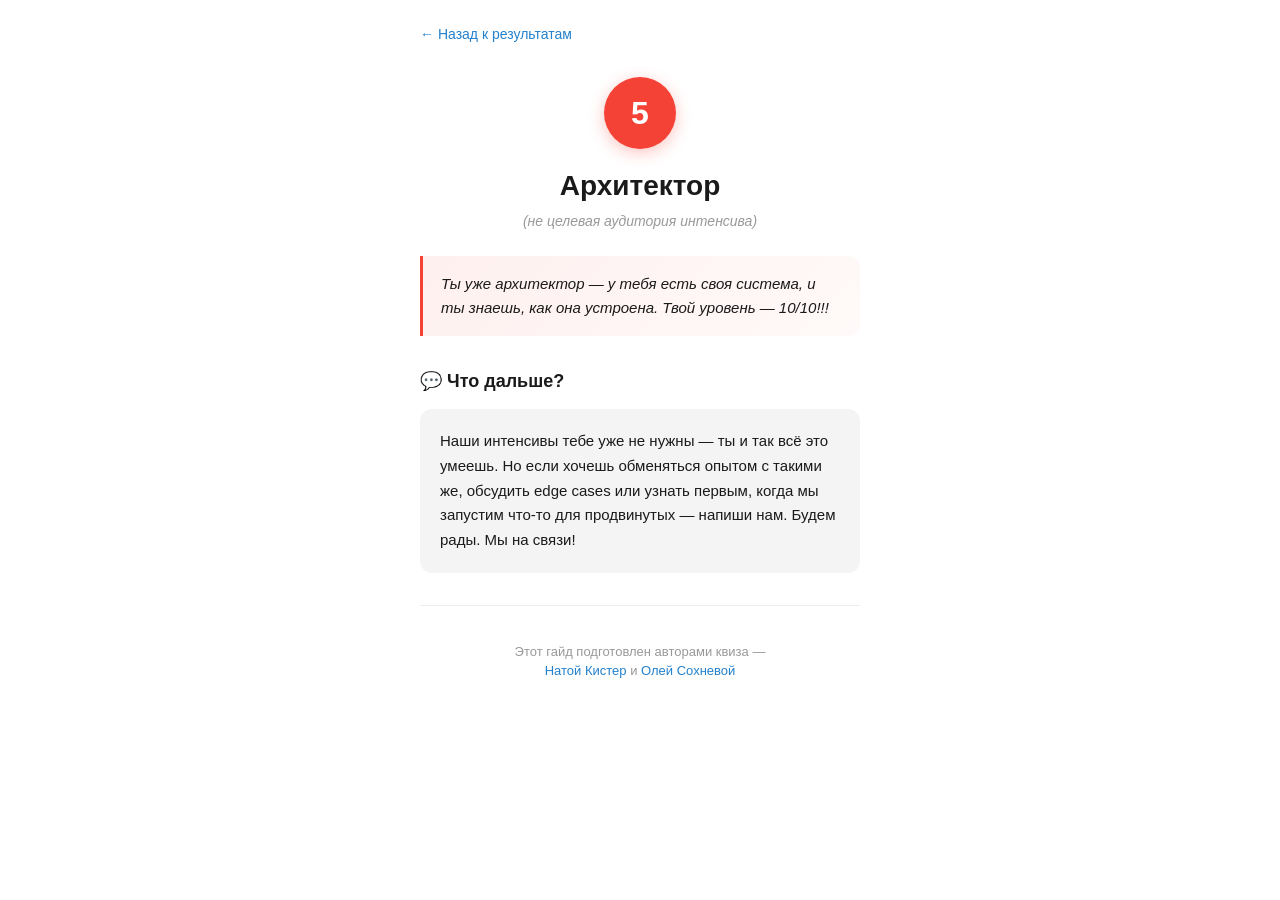
<file: guide-5.html>
<!DOCTYPE html>
<html lang="ru">
<head>
<meta charset="UTF-8">
<meta name="viewport" content="width=device-width, initial-scale=1.0, maximum-scale=1.0, user-scalable=no">
<title>Уровень 5 — Архитектор</title>
<script src="https://telegram.org/js/telegram-web-app.js"></script>
<style>
*, *::before, *::after { box-sizing: border-box; margin: 0; padding: 0; }
html, body { height: 100%; overflow-x: hidden; }
body {
  font-family: -apple-system, BlinkMacSystemFont, 'Segoe UI', Roboto, Helvetica, Arial, sans-serif;
  background-color: var(--tg-theme-bg-color, #ffffff);
  color: var(--tg-theme-text-color, #1a1a1a);
  line-height: 1.5;
  -webkit-font-smoothing: antialiased;
}
.container { max-width: 480px; margin: 0 auto; padding: 16px 20px 40px; }
.back-link {
  display: inline-flex; align-items: center; gap: 4px;
  font-size: 14px; font-weight: 500;
  color: var(--tg-theme-link-color, #2481cc);
  text-decoration: none; padding: 8px 0; cursor: pointer;
  -webkit-tap-highlight-color: transparent;
}
.back-link:active { opacity: 0.7; }
.badge-wrapper { text-align: center; margin: 24px 0 16px; }
.level-badge {
  display: inline-flex; align-items: center; justify-content: center;
  width: 72px; height: 72px; border-radius: 50%;
  background: #F44336; color: #fff;
  font-size: 32px; font-weight: 700;
  box-shadow: 0 4px 16px rgba(244,67,54,0.3);
}
.level-title { text-align: center; font-size: 28px; font-weight: 800; margin-bottom: 4px; }
.level-subtitle { text-align: center; font-size: 14px; color: var(--tg-theme-hint-color, #999); margin-bottom: 24px; font-style: italic; }
.quote-block {
  background: linear-gradient(135deg, rgba(244,67,54,0.08), rgba(244,67,54,0.03));
  border-left: 3px solid #F44336; border-radius: 0 12px 12px 0;
  padding: 16px 18px; margin-bottom: 32px;
  font-size: 15px; font-style: italic; line-height: 1.6;
}
.section-title { font-size: 18px; font-weight: 700; margin-bottom: 14px; }
.message-block {
  background-color: var(--tg-theme-secondary-bg-color, #f4f4f5);
  border-radius: 12px; padding: 20px; margin-bottom: 32px;
  font-size: 15px; line-height: 1.65;
}
.divider { height: 1px; background-color: var(--tg-theme-secondary-bg-color, #eee); margin: 28px 0; }
.footer { text-align: center; font-size: 13px; color: var(--tg-theme-hint-color, #999); padding-top: 8px; padding-bottom: 24px; line-height: 1.5; }
</style>
</head>
<body>
<div class="container">
  <a class="back-link" onclick="window.history.back(); return false;">← Назад к результатам</a>
  <div class="badge-wrapper"><div class="level-badge">5</div></div>
  <div class="level-title">Архитектор</div>
  <div class="level-subtitle">(не целевая аудитория интенсива)</div>
  <div class="quote-block">Ты уже архитектор — у тебя есть своя система, и ты знаешь, как она устроена. Твой уровень — 10/10!!!</div>

  <div class="section-title">💬 Что дальше?</div>
  <div class="message-block">
    Наши интенсивы тебе уже не нужны — ты и так всё это умеешь. Но если хочешь обменяться опытом с такими же, обсудить edge cases или узнать первым, когда мы запустим что-то для продвинутых — напиши нам. Будем рады. Мы на связи!
  </div>

  <div class="divider"></div>
  <div class="footer">Этот гайд подготовлен авторами квиза —<br><a onclick="Telegram.WebApp.openLink('https://t.me/natalia_kister'); return false;" style="color:var(--tg-theme-link-color,#2481cc);text-decoration:none;cursor:pointer;">Натой Кистер</a> и <a onclick="Telegram.WebApp.openLink('https://t.me/remote_love_2/782'); return false;" style="color:var(--tg-theme-link-color,#2481cc);text-decoration:none;cursor:pointer;">Олей Сохневой</a></div>
</div>
<script>Telegram.WebApp.ready(); Telegram.WebApp.expand();</script>
</body>
</html>
</file>
<file: style.css>
/* ===== Reset & Base ===== */
*, *::before, *::after {
  box-sizing: border-box;
  margin: 0;
  padding: 0;
}

html, body {
  height: 100%;
  overflow-x: hidden;
}

body {
  font-family: -apple-system, BlinkMacSystemFont, 'Segoe UI', Roboto, Helvetica, Arial, sans-serif;
  background-color: var(--tg-theme-bg-color, #ffffff);
  color: var(--tg-theme-text-color, #1a1a1a);
  line-height: 1.5;
  -webkit-font-smoothing: antialiased;
  -moz-osx-font-smoothing: grayscale;
}

/* ===== App Container ===== */
#app {
  max-width: 480px;
  margin: 0 auto;
  min-height: 100vh;
  display: flex;
  flex-direction: column;
  position: relative;
}

/* ===== Progress Bar ===== */
#progress-bar {
  position: sticky;
  top: 0;
  z-index: 10;
  width: 100%;
  height: 3px;
  background-color: var(--tg-theme-secondary-bg-color, #f0f0f0);
}

#progress-fill {
  height: 100%;
  width: 0%;
  background-color: var(--tg-theme-button-color, #2481cc);
  transition: width 0.4s ease;
  border-radius: 0 2px 2px 0;
}

/* ===== Question Container ===== */
#question-container {
  flex: 1;
  padding: 24px 20px 120px;
  opacity: 1;
  transform: translateY(0);
  transition: opacity 0.3s ease, transform 0.3s ease;
}

#question-container.fade-out {
  opacity: 0;
  transform: translateY(8px);
}

/* ===== Consent Screen ===== */
.consent-screen {
  display: flex;
  flex-direction: column;
  align-items: center;
  justify-content: center;
  min-height: calc(100vh - 140px);
  text-align: center;
  padding: 20px 0;
}

.consent-icon {
  font-size: 48px;
  margin-bottom: 24px;
}

.consent-text {
  font-size: 16px;
  line-height: 1.6;
  color: var(--tg-theme-text-color, #1a1a1a);
  margin-bottom: 32px;
  white-space: pre-line;
}

.consent-button {
  display: inline-block;
  padding: 14px 32px;
  font-size: 16px;
  font-weight: 600;
  color: var(--tg-theme-button-text-color, #ffffff);
  background-color: var(--tg-theme-button-color, #2481cc);
  border: none;
  border-radius: 12px;
  cursor: pointer;
  transition: transform 0.15s ease, opacity 0.15s ease;
  -webkit-tap-highlight-color: transparent;
}

.consent-button:active {
  transform: scale(0.97);
  opacity: 0.9;
}

/* ===== Question Card ===== */
.question-number {
  font-size: 13px;
  font-weight: 600;
  color: var(--tg-theme-hint-color, #999999);
  text-transform: uppercase;
  letter-spacing: 0.5px;
  margin-bottom: 8px;
}

.question-title {
  font-size: 22px;
  font-weight: 700;
  margin-bottom: 24px;
  line-height: 1.3;
}

/* ===== Option Buttons (single & multi) ===== */
.options-list {
  display: flex;
  flex-direction: column;
  gap: 10px;
}

.option-btn {
  display: flex;
  align-items: flex-start;
  gap: 12px;
  width: 100%;
  padding: 14px 16px;
  font-size: 15px;
  line-height: 1.4;
  text-align: left;
  color: var(--tg-theme-text-color, #1a1a1a);
  background-color: var(--tg-theme-secondary-bg-color, #f4f4f5);
  border: 2px solid transparent;
  border-radius: 12px;
  cursor: pointer;
  transition: border-color 0.2s ease, background-color 0.2s ease, transform 0.1s ease;
  -webkit-tap-highlight-color: transparent;
}

.option-btn:active {
  transform: scale(0.98);
}

.option-btn.selected {
  border-color: var(--tg-theme-button-color, #2481cc);
  background-color: var(--tg-theme-bg-color, #ffffff);
}

/* Radio / checkbox indicator */
.option-indicator {
  flex-shrink: 0;
  width: 22px;
  height: 22px;
  border: 2px solid var(--tg-theme-hint-color, #cccccc);
  display: flex;
  align-items: center;
  justify-content: center;
  margin-top: 1px;
  transition: border-color 0.2s ease, background-color 0.2s ease;
}

.option-indicator.radio {
  border-radius: 50%;
}

.option-indicator.checkbox {
  border-radius: 5px;
}

.option-btn.selected .option-indicator {
  border-color: var(--tg-theme-button-color, #2481cc);
  background-color: var(--tg-theme-button-color, #2481cc);
}

.option-indicator-check {
  display: none;
  width: 10px;
  height: 10px;
}

/* Radio: inner dot */
.option-indicator.radio .option-indicator-check {
  border-radius: 50%;
  background-color: var(--tg-theme-button-text-color, #ffffff);
}

/* Checkbox: checkmark */
.option-indicator.checkbox .option-indicator-check {
  width: 12px;
  height: 7px;
  border-left: 2px solid var(--tg-theme-button-text-color, #ffffff);
  border-bottom: 2px solid var(--tg-theme-button-text-color, #ffffff);
  transform: rotate(-45deg);
  margin-top: -2px;
  background: none;
  border-radius: 0;
}

.option-btn.selected .option-indicator-check {
  display: block;
}

.option-text {
  flex: 1;
}

/* ===== Option Description (Q9) ===== */
.option-description {
  display: block;
  font-size: 13px;
  line-height: 1.4;
  color: var(--tg-theme-hint-color, #999999);
  margin-top: 6px;
}

/* ===== Textarea (Q6) ===== */
.text-input {
  width: 100%;
  min-height: 120px;
  padding: 14px 16px;
  font-size: 15px;
  font-family: inherit;
  line-height: 1.5;
  color: var(--tg-theme-text-color, #1a1a1a);
  background-color: var(--tg-theme-secondary-bg-color, #f4f4f5);
  border: 2px solid transparent;
  border-radius: 12px;
  resize: vertical;
  outline: none;
  transition: border-color 0.2s ease;
}

.text-input:focus {
  border-color: var(--tg-theme-button-color, #2481cc);
}

.text-input::placeholder {
  color: var(--tg-theme-hint-color, #999999);
}

/* ===== Navigation ===== */
#navigation {
  position: fixed;
  bottom: 0;
  left: 0;
  right: 0;
  display: flex;
  gap: 10px;
  padding: 16px 20px;
  padding-bottom: max(16px, env(safe-area-inset-bottom));
  background-color: var(--tg-theme-bg-color, #ffffff);
  border-top: 1px solid var(--tg-theme-secondary-bg-color, #f0f0f0);
  z-index: 10;
  max-width: 480px;
  margin: 0 auto;
}

#btn-back,
#btn-next {
  flex: 1;
  padding: 14px 20px;
  font-size: 16px;
  font-weight: 600;
  border: none;
  border-radius: 12px;
  cursor: pointer;
  transition: opacity 0.2s ease, transform 0.15s ease;
  -webkit-tap-highlight-color: transparent;
}

#btn-back {
  background-color: var(--tg-theme-secondary-bg-color, #f4f4f5);
  color: var(--tg-theme-text-color, #1a1a1a);
  flex: 0.6;
}

#btn-next {
  background-color: var(--tg-theme-button-color, #2481cc);
  color: var(--tg-theme-button-text-color, #ffffff);
  flex: 1;
}

#btn-back:active,
#btn-next:active {
  transform: scale(0.97);
}

#btn-back:disabled,
#btn-next:disabled {
  opacity: 0.4;
  cursor: default;
  transform: none;
}

/* Hide navigation on consent screen */
#navigation.hidden {
  display: none;
}

/* ===== Utilities ===== */
@media (max-width: 480px) {
  #question-container {
    padding-left: 16px;
    padding-right: 16px;
  }

  #navigation {
    padding-left: 16px;
    padding-right: 16px;
  }
}
</file>
